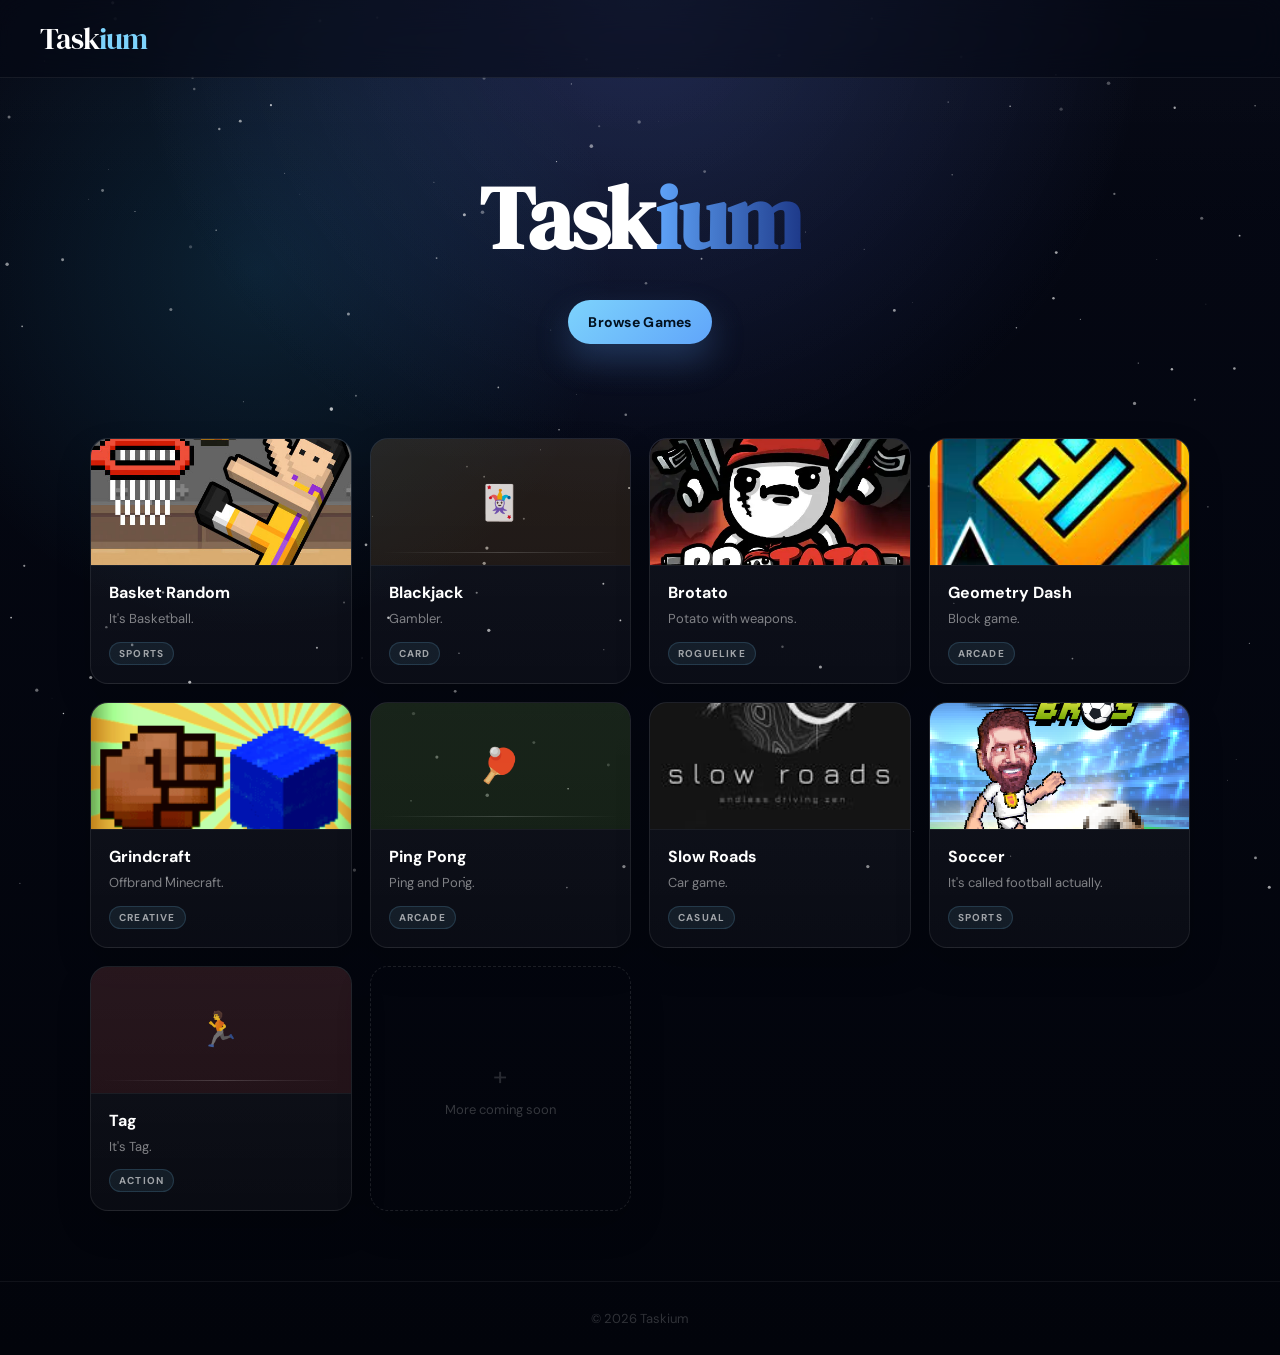
<file: index.html>
<!DOCTYPE html>
<html lang="en">
<head>
<meta charset="UTF-8" />
<meta name="viewport" content="width=device-width, initial-scale=1.0"/>
<title>Taskium</title>
<link rel="preconnect" href="https://fonts.googleapis.com" />
<link rel="preconnect" href="https://fonts.gstatic.com" crossorigin />
<link href="https://fonts.googleapis.com/css2?family=DM+Sans:wght@300;400;500;600&family=DM+Serif+Display&display=swap" rel="stylesheet" />
<link rel="stylesheet" href="styles.css" />
</head>
<body>

<canvas id="stars"></canvas>

<div class="bg">

  <nav>
    <div class="nav-brand">Task<span>ium</span></div>
  </nav>

  <div class="hero">
    <h1 class="hero-title">Task<span class="accent">ium</span></h1>
    <div class="hero-actions">
      <a href="#games" class="hero-btn primary">Browse Games</a>
    </div>
  </div>

  <!-- GAMES -->
  <div class="section" id="games">
    <div class="games-grid">

      <a href="basketrandom/index.html" class="game-card">
        <div class="game-thumb" style="background:rgba(24,95,165,0.15);">
          <img src=".icons/basketrandom.png" alt="Basket Random icon" class="game-thumb-art game-thumb-art--contain" />
        </div>
        <div class="game-body">
          <div class="game-name">Basket Random</div>
          <div class="game-desc">It's Basketball.</div>
          <span class="game-tag">Sports</span>
        </div>
      </a>

      <a href="blackjack/blackjack.html" class="game-card">
        <div class="game-thumb game-thumb-fallback" style="background:rgba(133,79,11,0.15);">🃏</div>
        <div class="game-body">
          <div class="game-name">Blackjack</div>
          <div class="game-desc">Gambler.</div>
          <span class="game-tag">Card</span>
        </div>
      </a>

      <a href="brotato/index.html" class="game-card">
        <div class="game-thumb" style="background:rgba(120,72,255,0.15);">
        <img src=".icons/brotato.png" alt="Brotato icon" class="game-thumb-art game-thumb-art--contain" />
          </div>
          <div class="game-body">
          <div class="game-name">Brotato</div>
          <div class="game-desc">Potato with weapons.</div>
          <span class="game-tag">Roguelike</span>
        </div>
      </a>

      <a href="geometrydash/index.html" class="game-card">
        <div class="game-thumb" style="background:rgba(255,165,0,0.15);">
          <img src=".icons/geometrydash.png" alt="Geometry Dash icon" class="game-thumb-art game-thumb-art--contain" />
        </div>
        <div class="game-body">
          <div class="game-name">Geometry Dash</div>
          <div class="game-desc">Block game.</div>
          <span class="game-tag">Arcade</span>
        </div>
      </a>

      <a href="grindcraft/grindcraft.html" class="game-card">
        <div class="game-thumb" style="background:rgba(102, 51, 0, 0.15);">
          <img src=".icons/grindcraft.png" alt="Grindcraft icon" class="game-thumb-art game-thumb-art--contain" />
        </div>
        <div class="game-body">
          <div class="game-name">Grindcraft</div>
          <div class="game-desc">Offbrand Minecraft.</div>
          <span class="game-tag">Creative</span>
        </div>
      </a>

      <a href="pingpong/pingpong.html" class="game-card">
        <div class="game-thumb game-thumb-fallback" style="background:rgba(59,109,17,0.18);">🏓</div>
        <div class="game-body">
          <div class="game-name">Ping Pong</div>
          <div class="game-desc">Ping and Pong.</div>
          <span class="game-tag">Arcade</span>
        </div>
      </a>

      <a href="slowroads/slowroads.html" class="game-card">
        <div class="game-thumb" style="background:rgba(169,169,169,0.15);">
          <img src=".icons/slowroads.png" alt="Slow Roads icon" class="game-thumb-art game-thumb-art--contain" />
        </div>
        <div class="game-body">
          <div class="game-name">Slow Roads</div>
          <div class="game-desc">Car game.</div>
          <span class="game-tag">Casual</span>
        </div>
      </a>

      <a href="soccer/index.html" class="game-card">
        <div class="game-thumb" style="background:rgba(34,139,34,0.15);">
          <img src=".icons/soccer.png" alt="Soccer icon" class="game-thumb-art game-thumb-art--contain" />
        </div>
        <div class="game-body">
          <div class="game-name">Soccer</div>
          <div class="game-desc">It's called football actually.</div>
          <span class="game-tag">Sports</span>
        </div>
      </a>

      <a href="tag/index.html" class="game-card">
        <div class="game-thumb game-thumb-fallback" style="background:rgba(163,45,45,0.15);">🏃</div>
        <div class="game-body">
          <div class="game-name">Tag</div>
          <div class="game-desc">It's Tag.</div>
          <span class="game-tag">Action</span>
        </div>
      </a>

      <div class="game-card" style="border:1px dashed rgba(255,255,255,0.1);background:transparent;display:flex;align-items:center;justify-content:center;flex-direction:column;gap:8px;min-height:190px;cursor:default;">
        <div style="font-size:26px;color:rgba(255,255,255,0.15);">+</div>
        <div style="font-size:13px;color:rgba(255,255,255,0.2);">More coming soon</div>
      </div>

    </div>
  </div>

  <footer>© 2026 Taskium</footer>

</div>

<script>
  const canvas = document.getElementById('stars');
  const ctx = canvas.getContext('2d');
  let W, H, stars = [];

  function resize() {
    W = canvas.width  = window.innerWidth;
    H = canvas.height = window.innerHeight;
  }

  function initStars(n = 180) {
    stars = [];
    for (let i = 0; i < n; i++) {
      stars.push({
        x:       Math.random() * W,
        y:       Math.random() * H,
        r:       Math.random() * 1.5 + 0.3,
        speed:   Math.random() * 0.2 + 0.04,
        opacity: Math.random() * 0.55 + 0.2
      });
    }
  }

  function drawStars() {
    ctx.clearRect(0, 0, W, H);
    for (const s of stars) {
      ctx.beginPath();
      ctx.arc(s.x, s.y, s.r, 0, Math.PI * 2);
      ctx.fillStyle = `rgba(255,255,255,${s.opacity})`;
      ctx.fill();
      s.y -= s.speed;
      if (s.y + s.r < 0) {
        s.y = H + s.r;
        s.x = Math.random() * W;
      }
    }
    requestAnimationFrame(drawStars);
  }

  window.addEventListener('resize', () => { resize(); initStars(); });
  resize();
  initStars();
  drawStars();


</script>
</body>
</html>
</file>
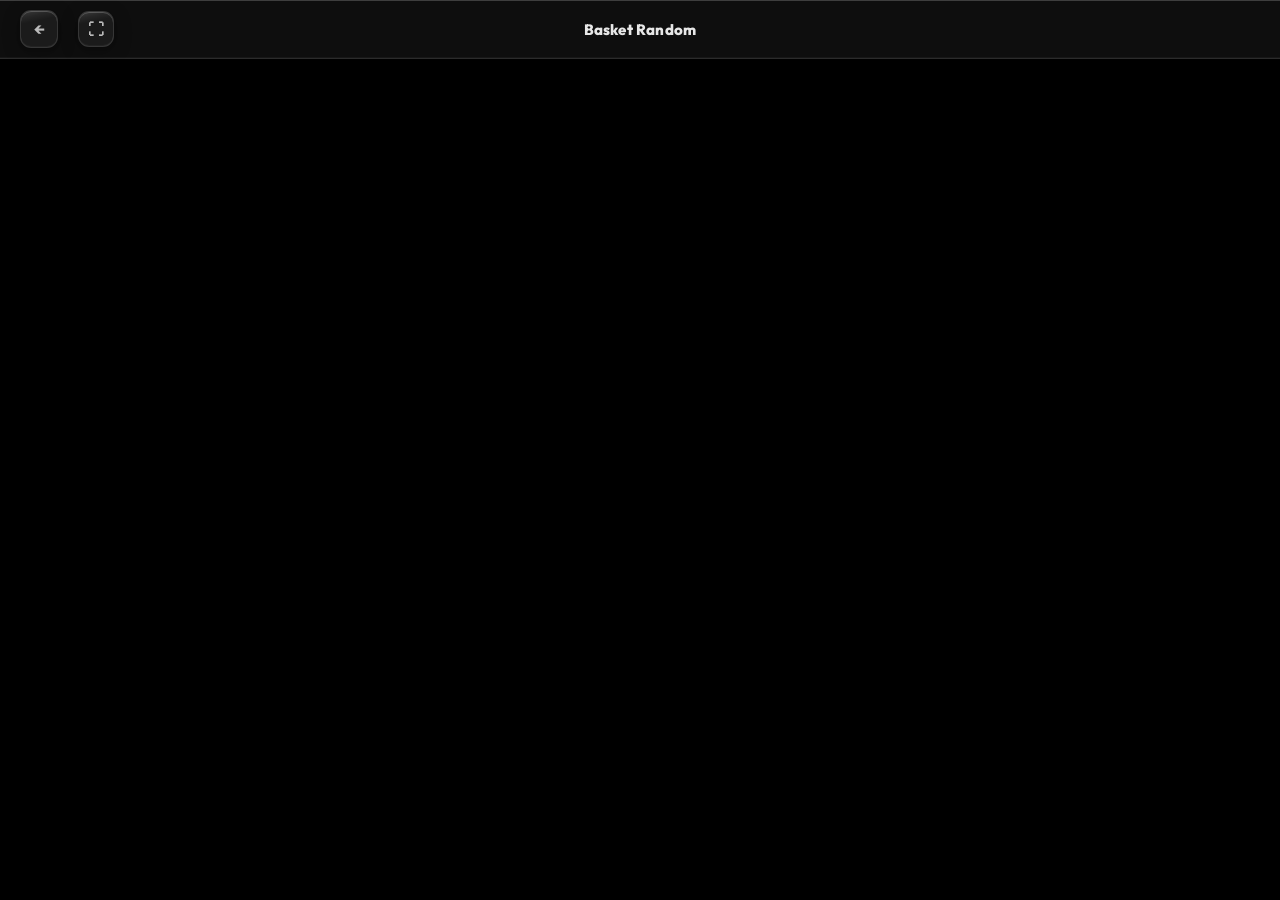
<file: basketrandom/index.html>
<!DOCTYPE html>
<html>
<head>
<meta charset="UTF-8">
<title>Basket Random</title>
<meta name="viewport" content="width=device-width, initial-scale=1.0, maximum-scale=1.0, minimum-scale=1.0, user-scalable=no">

<meta name="generator" content="Construct 3">

	<link rel="manifest" href="appmanifest.json">


<link rel="stylesheet" href="style.css">
<link rel="stylesheet" href="../nav.css">

<script>
window.addEventListener("keydown", function(e) {
    // space and arrow keys
    if([32, 37, 38, 39, 40].indexOf(e.keyCode) > -1) {
        e.preventDefault();
    }
}, false);
</script>

</head>
<body style="overflow:hidden;">
<div id="fb-root"></div>
	<script src="box2d.wasm.js"></script>
	<noscript>
		<div id="notSupportedWrap">
			<h2 id="notSupportedTitle">This content requires JavaScript</h2>
			<p class="notSupportedMessage">JavaScript appears to be disabled. Please enable it to view this content.</p>
			<p class="notSupportedMessage">This game was developed with Construct. <a href="https://www.construct.net/en">Build your own games</a></p>
		</div>
	</noscript>
	<script src="scripts/supportcheck.js"></script>
	<script src="scripts/offlineclient.js"></script>
	<script src="scripts/main.js"></script>
	<script src="scripts/register-sw.js"></script>
  <script src="../game-bar.js"></script>
</body>
</html>
</file>
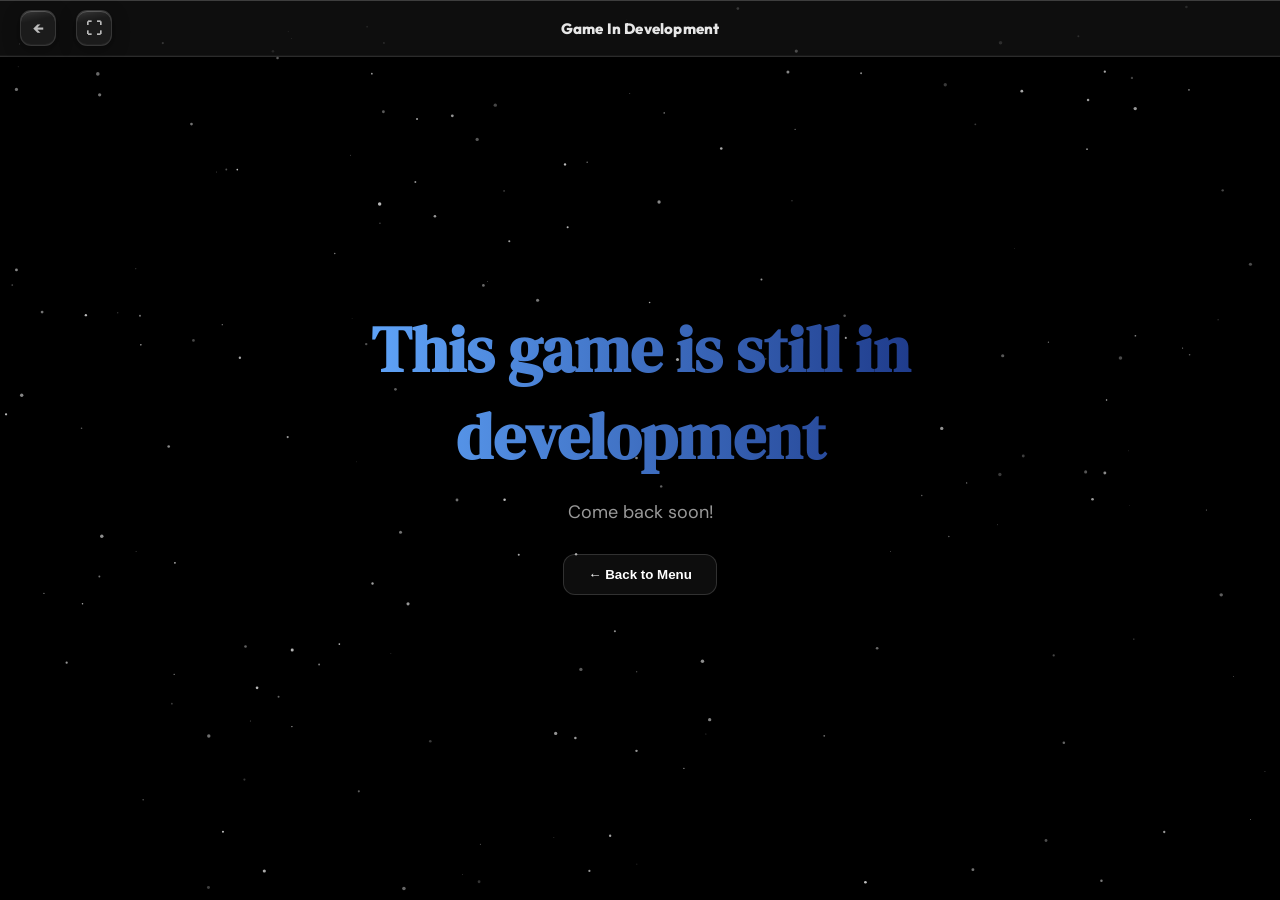
<file: tag/index.html>
<!DOCTYPE html>
<html lang="en">
<head>
<meta charset="UTF-8">
<meta name="viewport" content="width=device-width, initial-scale=1.0">
<script>
  window.location.href = "../.develop/develop.html";
</script>
</head>
<body></body>
</html>
</file>
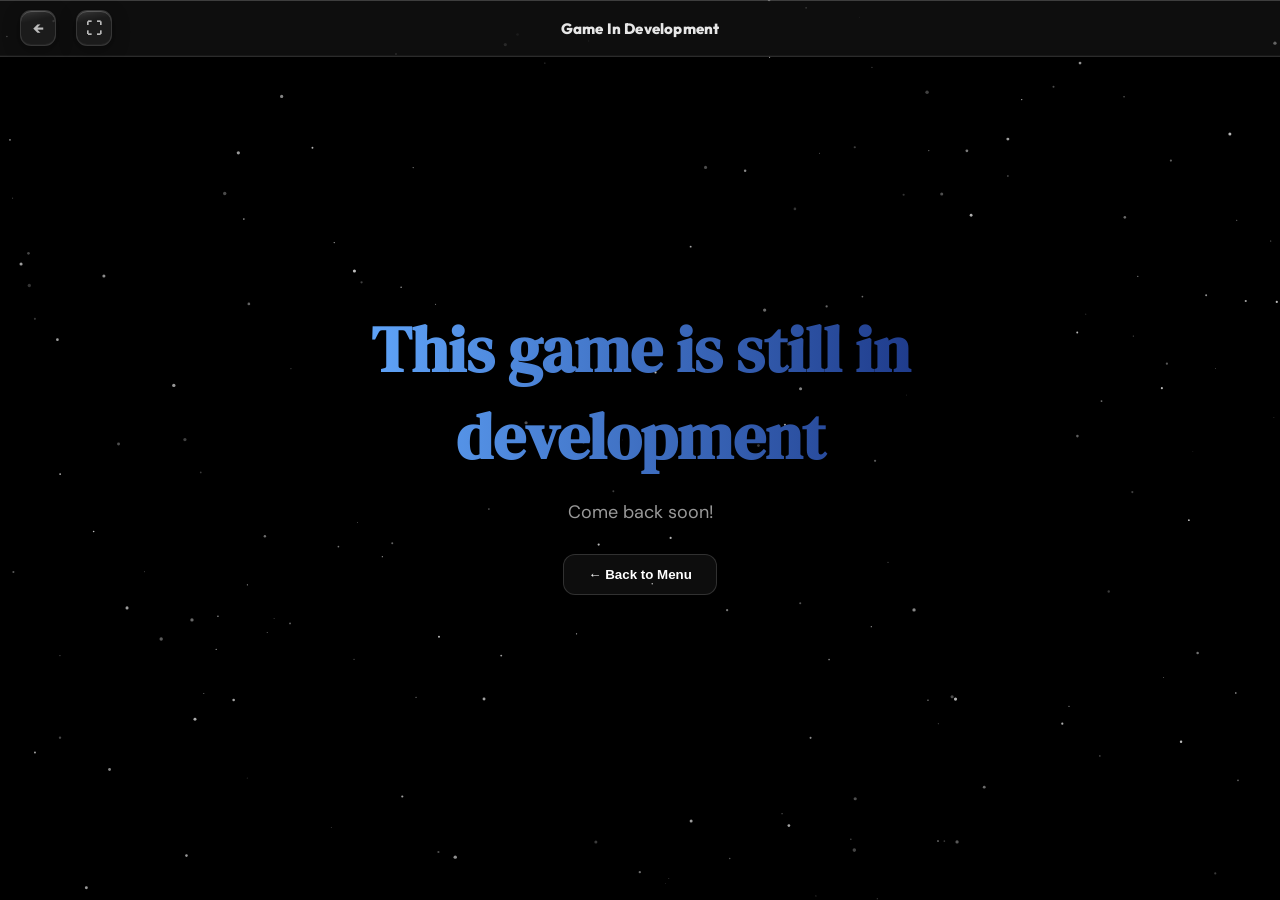
<file: .develop/develop.html>
<!DOCTYPE html>
<html lang="en">
<head>
<meta charset="UTF-8">
<meta name="viewport" content="width=device-width, initial-scale=1.0">
<title>Game In Development</title>
<link rel="stylesheet" href="../nav.css">
<link rel="stylesheet" href="develop.css">
<link href="https://fonts.googleapis.com/css2?family=DM+Sans:wght@300;400;500;600&family=DM+Serif+Display&display=swap" rel="stylesheet">
</head>
<body>

<canvas id="stars"></canvas>

<div class="develop-screen">
  <h1>This game is still in development</h1>
  <p>Come back soon!</p>
  <button onclick="goBack()" class="back-btn">← Back to Menu</button>
</div>

<script src="../game-bar.js"></script>
<script src="develop.js"></script>
<script>
const canvas = document.getElementById('stars');
const ctx = canvas.getContext('2d');
let W, H, stars = [];

function resize() {
  W = canvas.width = window.innerWidth;
  H = canvas.height = window.innerHeight;
}
function initStars(n = 180) {
  stars = [];
  for (let i = 0; i < n; i++) {
    stars.push({
      x: Math.random() * W,
      y: Math.random() * H,
      r: Math.random() * 1.5 + 0.3,
      speed: Math.random() * 0.2 + 0.04,
      opacity: Math.random() * 0.55 + 0.2
    });
  }
}
function drawStars() {
  ctx.clearRect(0, 0, W, H);
  for (const s of stars) {
    ctx.beginPath();
    ctx.arc(s.x, s.y, s.r, 0, Math.PI * 2);
    ctx.fillStyle = `rgba(255,255,255,${s.opacity})`;
    ctx.fill();
    s.y -= s.speed;
    if (s.y + s.r < 0) {
      s.y = H + s.r;
      s.x = Math.random() * W;
    }
  }
  requestAnimationFrame(drawStars);
}
window.addEventListener('resize', () => { resize(); initStars(); });
resize();
initStars();
drawStars();

function goBack() {
  window.location.href = "../index.html";
}
</script>

</body>
</html>
</file>
<file: styles.css>
html {
  scroll-behavior: smooth;
}

*, *::before, *::after { box-sizing: border-box; margin: 0; padding: 0; }

body {
  font-family: 'DM Sans', sans-serif;
  background:
    radial-gradient(circle at top, rgba(76, 114, 255, 0.22), transparent 34%),
    radial-gradient(circle at 20% 20%, rgba(58, 196, 255, 0.14), transparent 24%),
    linear-gradient(180deg, #050814 0%, #02040b 100%);
  min-height: 100vh;
  color: #fff;
}

#stars {
  position: fixed;
  top: 0; left: 0;
  width: 100%; height: 100%;
  z-index: 0;
  pointer-events: none;
}

.bg {
  min-height: 100vh;
  position: relative;
  z-index: 1;
  background:
    linear-gradient(180deg, rgba(255,255,255,0.02), transparent 18%),
    radial-gradient(circle at top, rgba(255,255,255,0.04), transparent 35%);
}

nav {
  display: flex;
  align-items: center;
  justify-content: space-between;
  padding: 18px 40px;
  border-bottom: 1px solid rgba(255,255,255,0.07);
  background: rgba(4,8,20,0.58);
  backdrop-filter: blur(16px);
  position: sticky;
  top: 0;
  z-index: 10;
}
.nav-brand {
  font-family: 'DM Serif Display', serif;
  font-size: 30px;
  letter-spacing: -1px;
}
.nav-brand span {
  color: #7dd3fc;
}
.nav-links {
  display: flex;
  align-items: center;
  gap: 12px;
}
.nav-links a {
  color: rgba(255,255,255,0.68);
  text-decoration: none;
  font-size: 13px;
  font-weight: 600;
  letter-spacing: 0.08em;
  text-transform: uppercase;
  padding: 10px 14px;
  border-radius: 999px;
  border: 1px solid rgba(255,255,255,0.08);
  background: rgba(255,255,255,0.03);
  transition: border-color .2s, color .2s, transform .2s, background .2s;
}
.nav-links a:hover {
  color: #fff;
  border-color: rgba(125,211,252,0.35);
  background: rgba(255,255,255,0.06);
  transform: translateY(-1px);
}

.hero {
  display: flex;
  flex-direction: column;
  align-items: center;
  justify-content: center;
  text-align: center;
  padding: 96px 40px 64px;
  gap: 18px;
}

.hero-title {
  font-family: 'DM Serif Display', serif;
  font-size: clamp(52px, 8vw, 88px);
  line-height: 1;
  letter-spacing: -2px;
  margin-bottom: 20px;
  color: #ffffff;
}
.hero-title .accent {
  background: linear-gradient(to right, #60a5fa 0%, #1e3a8a 100%);
  -webkit-background-clip: text;
  -webkit-text-fill-color: transparent;
  background-clip: text;
}

.hero-actions {
  display: flex;
  align-items: center;
  justify-content: center;
  gap: 14px;
  flex-wrap: wrap;
}
.hero-btn {
  text-decoration: none;
  padding: 13px 20px;
  border-radius: 999px;
  font-size: 14px;
  font-weight: 700;
  letter-spacing: 0.02em;
  transition: transform .2s, box-shadow .2s, border-color .2s, background .2s;
}
.hero-btn.primary {
  color: #02111f;
  background: linear-gradient(135deg, #7dd3fc 0%, #60a5fa 100%);
  box-shadow: 0 16px 34px rgba(96,165,250,0.25);
}
.hero-btn.secondary {
  color: #fff;
  border: 1px solid rgba(255,255,255,0.14);
  background: rgba(255,255,255,0.04);
}
.hero-btn:hover {
  transform: translateY(-2px);
}

.section {
  padding: 30px 40px 70px;
  max-width: 1180px;
  margin: 0 auto;
}

.games-grid {
  display: grid;
  grid-template-columns: repeat(auto-fill, minmax(240px, 1fr));
  gap: 18px;
}

.game-card {
  background: linear-gradient(180deg, rgba(255,255,255,0.06), rgba(255,255,255,0.03));
  border-radius: 18px;
  border: 1px solid rgba(255,255,255,0.08);
  overflow: hidden;
  cursor: pointer;
  transition: transform .2s, border-color .2s, background .2s, box-shadow .2s;
  text-decoration: none;
  color: inherit;
  display: block;
  box-shadow: 0 16px 34px rgba(0,0,0,0.18);
}
.game-card:hover {
  transform: translateY(-5px);
  border-color: rgba(125,211,252,0.28);
  background: linear-gradient(180deg, rgba(255,255,255,0.08), rgba(255,255,255,0.04));
  box-shadow: 0 20px 40px rgba(0,0,0,0.28);
}

.game-thumb {
  height: 126px;
  display: flex;
  align-items: center;
  justify-content: center;
  font-size: 46px;
  position: relative;
  overflow: hidden;
  padding: 0;
}
.game-thumb-art {
  width: 100%;
  height: 100%;
  display: block;
  position: relative;
  z-index: 1;
  filter: drop-shadow(0 10px 22px rgba(0,0,0,0.18));
}
.game-thumb-art--contain {
  object-fit: cover;
}
.game-thumb-art--cover {
  object-fit: cover;
}
.game-thumb-fallback {
  font-size: 34px;
  font-weight: 800;
  letter-spacing: 0.08em;
  color: rgba(255,255,255,0.88);
}
.game-thumb::after {
  content: '';
  position: absolute;
  inset: auto 12px 12px 12px;
  height: 1px;
  background: linear-gradient(90deg, transparent, rgba(255,255,255,0.18), transparent);
}

.game-body {
  padding: 16px 18px 18px;
  border-top: 1px solid rgba(255,255,255,0.06);
}
.game-name {
  font-size: 16px;
  font-weight: 700;
  color: #fff;
  margin-bottom: 6px;
}
.game-desc {
  font-size: 13px;
  color: rgba(255,255,255,0.48);
  line-height: 1.6;
}
.game-tag {
  display: inline-block;
  font-size: 10px;
  font-weight: 700;
  text-transform: uppercase;
  letter-spacing: 0.12em;
  padding: 4px 9px;
  border-radius: 100px;
  margin-top: 12px;
  background: rgba(125,211,252,0.08);
  color: rgba(255,255,255,0.6);
  border: 1px solid rgba(125,211,252,0.16);
}

footer {
  text-align: center;
  padding: 28px;
  border-top: 1px solid rgba(255,255,255,0.06);
  font-size: 13px;
  color: rgba(255,255,255,0.18);
}

@media (max-width: 600px) {
  nav {
    padding: 16px 20px;
    flex-direction: column;
    gap: 12px;
  }
  .hero {
    padding: 50px 20px 36px;
  }
  .hero-actions {
    width: 100%;
  }
  .hero-btn {
    width: 100%;
  }
  .section { padding: 36px 20px; }
}
</file>
<file: basketrandom/style.css>
html, body {
	padding: 0;
	margin: 0;
	overflow: hidden;
	
	background: #000000;
	color: white;
}

html, body, canvas {
	touch-action: none;
	touch-action-delay: none;
}

canvas {
	display: block !important;
	position: fixed !important;
	inset: 0 !important;
	width: 100vw !important;
	height: 100vh !important;
	max-width: none !important;
	max-height: none !important;
	object-fit: cover !important;
	object-position: center center !important;
	margin: 0 !important;
	padding: 0 !important;
}

html:fullscreen canvas,
body:fullscreen canvas {
	position: fixed !important;
	inset: 0 !important;
	width: 100vw !important;
	height: 100vh !important;
	object-fit: cover !important;
	object-position: center center !important;
}

#notSupportedWrap {
	margin: 2em auto 1em auto;
	width: 75%;
	max-width: 45em;
	border: 2px solid #aaa;
	border-radius: 1em;
	padding: 2em;
	background-color: #f0f0f0;
	font-family: "Segoe UI", Frutiger, "Frutiger Linotype", "Dejavu Sans", "Helvetica Neue", Arial, sans-serif;
	color: black;
}

#notSupportedTitle {
	font-size: 1.8em;
}

.notSupportedMessage {
	font-size: 1.2em;
}

.notSupportedMessage em {
	color: #888;
}
</file>
<file: nav.css>
@import url('https://fonts.googleapis.com/css2?family=Outfit:wght@400;600;700;800&family=JetBrains+Mono:wght@500;700&display=swap');

:root {
  --nav-glass-bg:      rgba(255,255,255,0.055);
  --nav-glass-border:  rgba(255,255,255,0.12);
  --nav-glass-hover:   rgba(255,255,255,0.28);
  --nav-glass-shadow:
    0 4px 18px rgba(0,0,0,0.26),
    0 1.5px 3px rgba(0,0,0,0.14),
    inset 0 1px 0 0 rgba(255,255,255,0.2),
    inset 0 -1px 0 0 rgba(255,255,255,0.04);
  --nav-glass-specular: linear-gradient(168deg, rgba(255,255,255,0.14) 0%, rgba(255,255,255,0.05) 28%, transparent 52%);
  --nav-ease: cubic-bezier(0.22, 1, 0.36, 1);
}

.game-nav {
  display: flex;
  align-items: center;
  justify-content: space-between;
  padding: 10px 20px;
  gap: 12px;
  position: relative;
  z-index: 9999;
  background: var(--nav-glass-bg);
  backdrop-filter: blur(22px) saturate(1.48);
  -webkit-backdrop-filter: blur(22px) saturate(1.48);
  border-bottom: 1px solid var(--nav-glass-border);
  box-shadow: var(--nav-glass-shadow);
  flex-shrink: 0;
}

.nav-back {
  display: flex;
  align-items: center;
  justify-content: center;
  width: 36px;
  height: 36px;
  border-radius: 11px;
  background: var(--nav-glass-bg);
  border: 1px solid var(--nav-glass-border);
  box-shadow: var(--nav-glass-shadow);
  text-decoration: none;
  color: rgba(255,255,255,0.7);
  font-size: 1rem;
  font-weight: 700;
  font-family: 'Outfit', sans-serif;
  cursor: pointer;
  transition: transform 0.18s var(--nav-ease),
              border-color 0.18s var(--nav-ease),
              color 0.18s var(--nav-ease);
  position: relative;
  overflow: hidden;
  flex-shrink: 0;
}
.nav-back::before {
  content: '';
  position: absolute;
  top: 0; left: 0; right: 0;
  height: 50%;
  background: var(--nav-glass-specular);
  border-radius: 11px 11px 0 0;
  pointer-events: none;
}
.nav-back:hover {
  transform: scale(1.08);
  border-color: var(--nav-glass-hover);
  color: #fff;
}
.nav-back:active { transform: scale(0.95); }
.nav-fullscreen {
  margin-left: 8px;
  font-size: 0;
}
.nav-fullscreen::after {
  content: '\26F6';
  font-size: 1rem;
}
.game-nav.injected-game-nav {
  position: fixed;
  top: 0;
  left: 0;
  right: 0;
}

.nav-game-title {
  font-family: 'Outfit', sans-serif;
  font-size: 15px;
  font-weight: 800;
  color: rgba(255,255,255,0.9);
  letter-spacing: 0.2px;
  position: absolute;
  left: 50%;
  transform: translateX(-50%);
  pointer-events: none;
}

.nav-right-slot {
  display: flex;
  align-items: center;
  gap: 10px;
  margin-left: auto;
}

.nav-stat-pill {
  display: flex;
  align-items: center;
  gap: 6px;
  padding: 5px 14px;
  border-radius: 999px;
  background: var(--nav-glass-bg);
  border: 1px solid var(--nav-glass-border);
  box-shadow: var(--nav-glass-shadow);
  backdrop-filter: blur(16px);
  -webkit-backdrop-filter: blur(16px);
  font-family: 'Outfit', sans-serif;
  font-size: 12px;
  font-weight: 600;
  color: rgba(255,255,255,0.55);
  white-space: nowrap;
  position: relative;
  overflow: hidden;
}
.nav-stat-pill::before {
  content: '';
  position: absolute;
  top: 0; left: 0; right: 0;
  height: 50%;
  background: var(--nav-glass-specular);
  border-radius: 999px 999px 0 0;
  pointer-events: none;
}
.nav-stat-pill strong {
  font-family: 'JetBrains Mono', monospace;
  font-weight: 700;
  font-size: 13px;
  color: #fff;
}
</file>
<file: .develop/develop.css>
* { box-sizing: border-box; margin: 0; padding: 0; }

body {
  font-family: 'DM Sans', sans-serif;
  background: #000;
  color: #fff;
  height: 100vh;
  display: flex;
  justify-content: center;
  align-items: center;
  text-align: center;
  overflow: hidden;
}

#stars {
  position: fixed;
  top: 0; left: 0;
  width: 100%; height: 100%;
  z-index: 0;
  pointer-events: none;
}

.develop-screen {
  position: relative;
  z-index: 1;
  max-width: 600px;
  padding: 40px 20px;
}

.develop-screen h1 {
  font-family: 'DM Serif Display', serif;
  font-size: clamp(40px, 7vw, 64px);
  margin-bottom: 20px;
  background: linear-gradient(to right, #60a5fa 0%, #1e3a8a 100%);
  -webkit-background-clip: text;
  -webkit-text-fill-color: transparent;
}

.develop-screen p {
  font-size: 18px;
  color: rgba(255,255,255,0.6);
  margin-bottom: 30px;
}

.back-btn {
  padding: 12px 24px;
  font-weight: 600;
  border-radius: 12px;
  border: 1px solid rgba(255,255,255,0.15);
  background: rgba(255,255,255,0.05);
  color: #fff;
  cursor: pointer;
  transition: 0.2s;
}
.back-btn:hover {
  background: rgba(255,255,255,0.12);
  transform: scale(1.05);
}

/* RESPONSIVE */
@media(max-width: 480px) {
  .develop-screen h1 { font-size: 32px; }
  .develop-screen p { font-size: 16px; }
}
</file>
